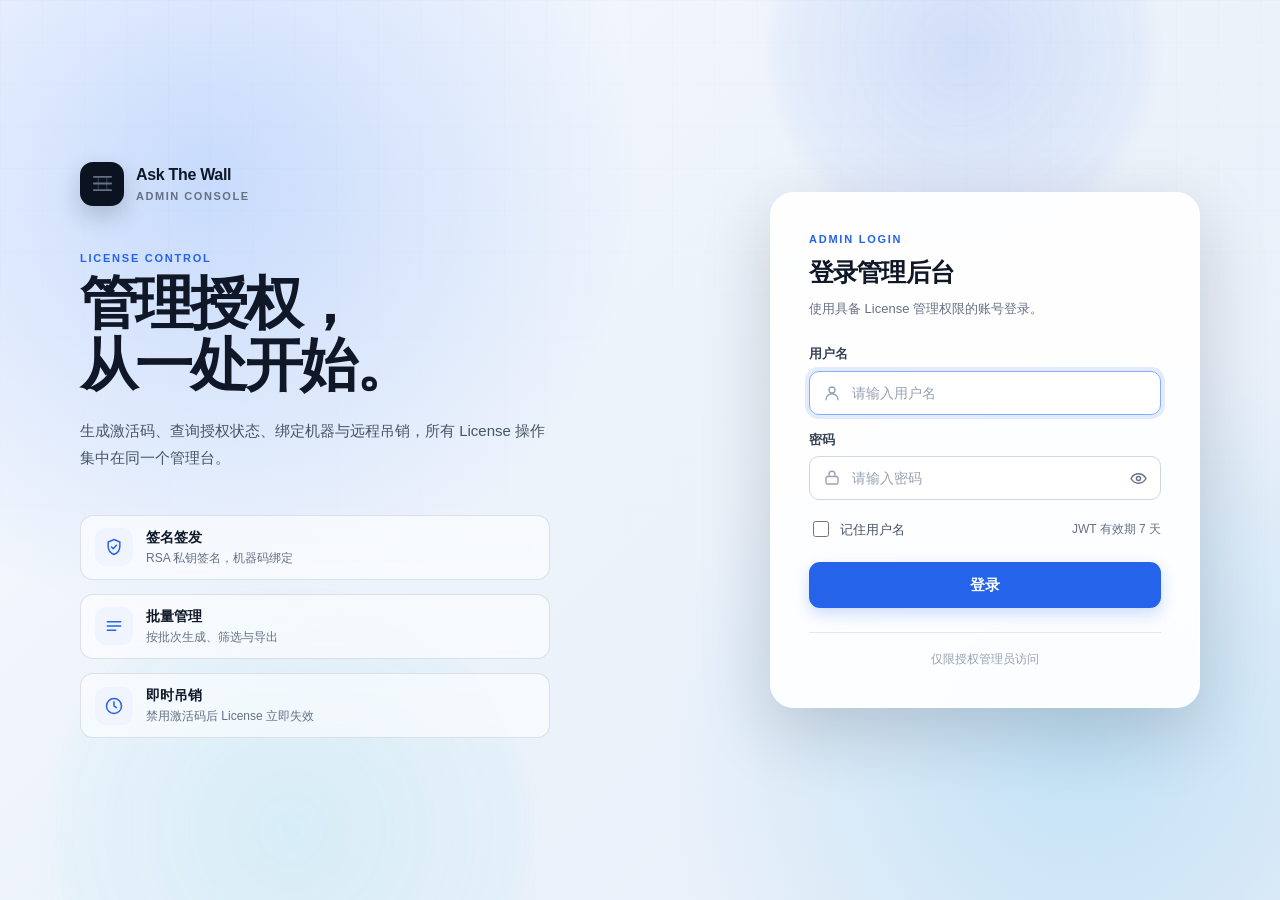
<file: src/main/resources/static/admin/index.html>
<!DOCTYPE html>
<html lang="zh-CN">
<head>
  <meta charset="UTF-8">
  <meta name="viewport" content="width=device-width, initial-scale=1.0">
  <meta name="robots" content="noindex,nofollow">
  <title>License 管理 | Ask The Wall 管理后台</title>
  <link rel="icon" href="./assets/favicon.svg" type="image/svg+xml">
  <link rel="stylesheet" href="./assets/admin.css">
</head>
<body class="admin-body">
  <div class="app-shell">
    <aside id="sidebar" class="sidebar">
      <div class="sidebar-brand">
        <span class="brand-mark" aria-hidden="true">
          <svg viewBox="0 0 32 32" fill="none">
            <path d="M5 7.5h22M5 16h22M5 24.5h22" stroke="currentColor" stroke-width="2.4" stroke-linecap="round"/>
            <path d="M10.5 7.5v17M21.5 7.5v17" stroke="currentColor" stroke-width="1.4" stroke-linecap="round" opacity=".5"/>
          </svg>
        </span>
        <div>
          <strong>Ask The Wall</strong>
          <span>Admin Console</span>
        </div>
      </div>

      <nav class="sidebar-nav" aria-label="管理菜单">
        <p class="sidebar-nav-label">授权</p>
        <a class="nav-item is-active" href="./index.html" aria-current="page" data-any-permission="license:view-code license:create-code">
          <span class="nav-icon" aria-hidden="true">
            <svg viewBox="0 0 24 24" fill="none"><path d="M12 3l7 3v5c0 4.6-3 8.2-7 10-4-1.8-7-5.4-7-10V6l7-3z" stroke="currentColor" stroke-width="1.8"/><path d="M9 12l2 2 4-4" stroke="currentColor" stroke-width="1.8" stroke-linecap="round" stroke-linejoin="round"/></svg>
          </span>
          <span>License 管理</span>
        </a>
        <p class="sidebar-nav-label">系统管理</p>
        <a class="nav-item" href="./organizations.html" data-any-permission="org:view">
          <span class="nav-icon" aria-hidden="true">
            <svg viewBox="0 0 24 24" fill="none"><path d="M4 20V8l8-5 8 5v12" stroke="currentColor" stroke-width="1.8" stroke-linecap="round" stroke-linejoin="round"/><path d="M9 20v-6h6v6M8 10h.01M12 10h.01M16 10h.01" stroke="currentColor" stroke-width="1.8" stroke-linecap="round"/></svg>
          </span>
          <span>组织管理</span>
        </a>
        <a class="nav-item" href="./permissions.html" data-any-permission="role:view">
          <span class="nav-icon" aria-hidden="true">
            <svg viewBox="0 0 24 24" fill="none"><path d="M14.5 9.5a4.5 4.5 0 11-3.2 7.7L4 21.5 2.5 20 4 18.5 2.5 17 5 14.5l1.5 1.5 3-3a4.5 4.5 0 015-3.5z" stroke="currentColor" stroke-width="1.7" stroke-linejoin="round"/><circle cx="16" cy="8" r="1.2" fill="currentColor"/></svg>
          </span>
          <span>权限管理</span>
        </a>
        <a class="nav-item" href="./roles.html" data-any-permission="role:view">
          <span class="nav-icon" aria-hidden="true">
            <svg viewBox="0 0 24 24" fill="none"><path d="M12 3l2.4 4.9 5.4.8-3.9 3.8.9 5.4-4.8-2.5-4.8 2.5.9-5.4-3.9-3.8 5.4-.8L12 3z" stroke="currentColor" stroke-width="1.7" stroke-linejoin="round"/></svg>
          </span>
          <span>角色管理</span>
        </a>
        <a class="nav-item" href="./users.html" data-any-permission="user:view">
          <span class="nav-icon" aria-hidden="true">
            <svg viewBox="0 0 24 24" fill="none"><circle cx="12" cy="8" r="3.5" stroke="currentColor" stroke-width="1.8"/><path d="M5 20c.7-3.4 3.2-5.5 7-5.5s6.3 2.1 7 5.5" stroke="currentColor" stroke-width="1.8" stroke-linecap="round"/></svg>
          </span>
          <span>用户管理</span>
        </a>
        <p class="sidebar-nav-label">模型管理</p>
        <a class="nav-item" href="./models.html" data-any-permission="model:view">
          <span class="nav-icon" aria-hidden="true">
            <svg viewBox="0 0 24 24" fill="none"><rect x="4" y="4" width="16" height="16" rx="3" stroke="currentColor" stroke-width="1.8"/><path d="M8 9h8M8 12h5M8 15h6" stroke="currentColor" stroke-width="1.8" stroke-linecap="round"/></svg>
          </span>
          <span>模型配置</span>
        </a>
      </nav>

      <div class="sidebar-note">
        <span class="note-dot" aria-hidden="true"></span>
        <strong>厂商签发端</strong>
        <p>激活码在此生成，私钥只保存在服务端。</p>
      </div>

      <div class="sidebar-user">
        <span id="userAvatar" class="avatar">A</span>
        <span class="sidebar-user-meta">
          <strong id="sidebarUserName">-</strong>
          <small id="sidebarUserOrg">-</small>
        </span>
        <button id="logoutSideBtn" class="icon-btn sidebar-logout" type="button" aria-label="退出登录" title="退出登录">
          <svg viewBox="0 0 24 24" fill="none"><path d="M9 5H5.5A1.5 1.5 0 004 6.5v11A1.5 1.5 0 005.5 19H9" stroke="currentColor" stroke-width="1.8" stroke-linecap="round"/><path d="M14 8l4 4-4 4M18 12H9" stroke="currentColor" stroke-width="1.8" stroke-linecap="round" stroke-linejoin="round"/></svg>
        </button>
      </div>
    </aside>
    <button id="sidebarScrim" class="sidebar-scrim" type="button" aria-label="关闭菜单" hidden></button>

    <div class="main-wrap">
      <header class="topbar">
        <button id="menuBtn" class="icon-btn menu-btn" type="button" aria-label="打开菜单">
          <svg viewBox="0 0 24 24" fill="none"><path d="M4 7h16M4 12h16M4 17h16" stroke="currentColor" stroke-width="1.8" stroke-linecap="round"/></svg>
        </button>
        <div class="topbar-title">
          <p class="eyebrow">LICENSE CONSOLE</p>
          <h1>License 管理</h1>
        </div>
        <div class="topbar-actions">
          <span class="user-chip">
            <span class="avatar avatar-sm" id="topbarAvatar">A</span>
            <span class="user-chip-text">
              <strong id="topbarUserName">-</strong>
              <small id="topbarUserOrg">-</small>
            </span>
          </span>
          <button id="logoutBtn" class="btn btn-ghost btn-sm" type="button">退出登录</button>
        </div>
      </header>

      <main class="content">
        <div id="noPermission" class="empty-state panel" hidden>
          <span class="empty-icon" aria-hidden="true">
            <svg viewBox="0 0 24 24" fill="none"><rect x="5" y="10" width="14" height="10" rx="2" stroke="currentColor" stroke-width="1.8"/><path d="M8 10V7a4 4 0 018 0v3" stroke="currentColor" stroke-width="1.8" stroke-linecap="round"/></svg>
          </span>
          <h2>没有 License 管理权限</h2>
          <p>当前账号缺少 <code>license:view-code</code> 或 <code>license:create-code</code> 权限，请联系超级管理员分配角色。</p>
          <button id="noPermissionLogout" class="btn btn-ghost" type="button">切换账号</button>
        </div>

        <div id="noViewNotice" class="empty-state panel" hidden>
          <span class="empty-icon" aria-hidden="true">
            <svg viewBox="0 0 24 24" fill="none"><path d="M2.5 12s3.5-6 9.5-6 9.5 6 9.5 6-3.5 6-9.5 6-9.5-6-9.5-6z" stroke="currentColor" stroke-width="1.8"/><circle cx="12" cy="12" r="2.6" stroke="currentColor" stroke-width="1.8"/></svg>
          </span>
          <h2>当前账号只能生成激活码</h2>
          <p>这个账号没有 <code>license:view-code</code> 权限，无法查询激活码列表，但可以继续生成新的激活码。</p>
          <button id="noViewGenerateBtn" class="btn btn-primary" type="button">生成激活码</button>
        </div>

        <div id="pageBody">
          <section id="statsGrid" class="stats-grid" aria-label="License 概览">
            <button class="stat-card" type="button" data-status="">
              <span class="stat-top">
                <span class="stat-label">全部激活码</span>
                <span class="stat-icon stat-icon-blue" aria-hidden="true">
                  <svg viewBox="0 0 24 24" fill="none"><path d="M4 7h16M4 12h16M4 17h16" stroke="currentColor" stroke-width="1.8" stroke-linecap="round"/></svg>
                </span>
              </span>
              <strong id="statAll">&mdash;</strong>
              <span class="stat-hint">点击查看全部</span>
            </button>
            <button class="stat-card" type="button" data-status="0">
              <span class="stat-top">
                <span class="stat-label">未使用</span>
                <span class="stat-icon stat-icon-amber" aria-hidden="true">
                  <svg viewBox="0 0 24 24" fill="none"><circle cx="12" cy="12" r="8" stroke="currentColor" stroke-width="1.8"/><path d="M12 8v5" stroke="currentColor" stroke-width="1.8" stroke-linecap="round"/><circle cx="12" cy="16.2" r=".8" fill="currentColor"/></svg>
                </span>
              </span>
              <strong id="statUnused">&mdash;</strong>
              <span class="stat-hint">等待客户激活</span>
            </button>
            <button class="stat-card" type="button" data-status="1">
              <span class="stat-top">
                <span class="stat-label">已激活</span>
                <span class="stat-icon stat-icon-green" aria-hidden="true">
                  <svg viewBox="0 0 24 24" fill="none"><circle cx="12" cy="12" r="8" stroke="currentColor" stroke-width="1.8"/><path d="M8.5 12.2l2.3 2.3 4.7-5" stroke="currentColor" stroke-width="1.8" stroke-linecap="round" stroke-linejoin="round"/></svg>
                </span>
              </span>
              <strong id="statActivated">&mdash;</strong>
              <span class="stat-hint">已绑定机器</span>
            </button>
            <button class="stat-card" type="button" data-status="2">
              <span class="stat-top">
                <span class="stat-label">已禁用</span>
                <span class="stat-icon stat-icon-red" aria-hidden="true">
                  <svg viewBox="0 0 24 24" fill="none"><circle cx="12" cy="12" r="8" stroke="currentColor" stroke-width="1.8"/><path d="M8.5 8.5l7 7M15.5 8.5l-7 7" stroke="currentColor" stroke-width="1.8" stroke-linecap="round"/></svg>
                </span>
              </span>
              <strong id="statDisabled">&mdash;</strong>
              <span class="stat-hint">License 已吊销</span>
            </button>
          </section>

          <section id="listPanel" class="panel">
            <div class="panel-head">
              <div>
                <h2>激活码列表</h2>
                <p id="listSummary" class="muted">加载中...</p>
              </div>
              <div class="panel-actions">
                <button id="refreshBtn" class="btn btn-ghost btn-sm" type="button">
                  <svg class="btn-icon" viewBox="0 0 24 24" fill="none" aria-hidden="true"><path d="M20 11a8 8 0 10-2.3 5.7" stroke="currentColor" stroke-width="1.8" stroke-linecap="round"/><path d="M20 5v6h-6" stroke="currentColor" stroke-width="1.8" stroke-linecap="round" stroke-linejoin="round"/></svg>
                  刷新
                </button>
                <button id="openGenerateBtn" class="btn btn-primary" type="button">
                  <svg class="btn-icon" viewBox="0 0 24 24" fill="none" aria-hidden="true"><path d="M12 5v14M5 12h14" stroke="currentColor" stroke-width="1.8" stroke-linecap="round"/></svg>
                  生成激活码
                </button>
              </div>
            </div>

            <form id="filterForm" class="filters">
              <label class="field compact">
                <span class="field-label">关键字</span>
                <input id="keyword" name="keyword" type="search" placeholder="激活码 / 被授权方 / 机器码 / License ID">
              </label>
              <label class="field compact">
                <span class="field-label">状态</span>
                <select id="status" name="status">
                  <option value="">全部状态</option>
                  <option value="0">未使用</option>
                  <option value="1">已激活</option>
                  <option value="2">已禁用</option>
                </select>
              </label>
              <label class="field compact">
                <span class="field-label">批次</span>
                <input id="batch" name="batch" type="text" placeholder="批次精确匹配">
              </label>
              <div class="filter-actions">
                <button class="btn btn-primary btn-sm" type="submit">查询</button>
                <button id="resetFilterBtn" class="btn btn-ghost btn-sm" type="button">重置</button>
              </div>
            </form>

            <div class="table-wrap">
              <table class="data-table">
                <thead>
                  <tr>
                    <th>激活码</th>
                    <th>状态</th>
                    <th>批次</th>
                    <th>被授权方</th>
                    <th>版本</th>
                    <th>有效期</th>
                    <th>绑定机器</th>
                    <th>生成时间</th>
                    <th class="th-actions">操作</th>
                  </tr>
                </thead>
                <tbody id="codeTableBody"></tbody>
              </table>
            </div>

            <div class="table-footer">
              <div id="pageInfo" class="muted">&mdash;</div>
              <div class="pager">
                <select id="pageSize" class="select-compact" aria-label="每页数量">
                  <option value="10">10 条 / 页</option>
                  <option value="20">20 条 / 页</option>
                  <option value="50">50 条 / 页</option>
                </select>
                <button id="firstPageBtn" class="btn btn-ghost btn-sm pager-btn" type="button">首页</button>
                <button id="prevPageBtn" class="btn btn-ghost btn-sm pager-btn" type="button">上一页</button>
                <span id="pageNumber" class="page-number">0 / 0</span>
                <button id="nextPageBtn" class="btn btn-ghost btn-sm pager-btn" type="button">下一页</button>
                <button id="lastPageBtn" class="btn btn-ghost btn-sm pager-btn" type="button">末页</button>
              </div>
            </div>
          </section>
        </div>
      </main>
    </div>
  </div>

  <div id="generateModal" class="modal" hidden>
    <div class="modal-card modal-card-wide" role="dialog" aria-modal="true" aria-labelledby="generateTitle">
      <div class="modal-head">
        <div>
          <p class="eyebrow">GENERATE</p>
          <h2 id="generateTitle">生成激活码</h2>
          <p class="muted">一次最多生成 500 个，生成后可批量复制或下载。</p>
        </div>
        <button class="icon-btn modal-close" type="button" data-close="generateModal" aria-label="关闭">
          <svg viewBox="0 0 24 24" fill="none"><path d="M6 6l12 12M18 6L6 18" stroke="currentColor" stroke-width="1.9" stroke-linecap="round"/></svg>
        </button>
      </div>

      <form id="generateForm" novalidate>
        <div class="form-grid">
          <label class="field">
            <span class="field-label">生成数量 <em>*</em></span>
            <input id="genCount" type="number" min="1" max="500" step="1" value="1" required>
            <span class="field-hint">1 到 500 个</span>
          </label>
          <label class="field">
            <span class="field-label">批次</span>
            <input id="genBatch" type="text" maxlength="64" placeholder="例如 2026Q1">
            <span class="field-hint">便于后续按批次筛选</span>
          </label>
          <label class="field">
            <span class="field-label">被授权方</span>
            <input id="genLicensee" type="text" maxlength="100" placeholder="例如 XX 公司">
          </label>
          <label class="field">
            <span class="field-label">版本 / 授权类型</span>
            <input id="genEdition" type="text" maxlength="50" value="standard" list="editionOptions">
            <datalist id="editionOptions">
              <option value="standard"></option>
              <option value="professional"></option>
              <option value="enterprise"></option>
            </datalist>
          </label>
          <label class="field">
            <span class="field-label">License 有效天数</span>
            <input id="genValidDays" type="number" min="0" step="1" placeholder="留空或 0 表示永久">
          </label>
          <label class="field">
            <span class="field-label">激活码截止天数</span>
            <input id="genDeadlineDays" type="number" min="0" step="1" placeholder="留空或 0 表示不限">
            <span class="field-hint">自生成之日起计算</span>
          </label>
          <label class="field field-full">
            <span class="field-label">备注</span>
            <textarea id="genRemark" rows="3" maxlength="255" placeholder="可选，最多 255 个字符"></textarea>
          </label>
        </div>

        <div class="modal-foot">
          <button class="btn btn-ghost" type="button" data-close="generateModal">取消</button>
          <button id="generateBtn" class="btn btn-primary" type="submit">生成激活码</button>
        </div>
      </form>
    </div>
  </div>

  <div id="resultModal" class="modal" hidden>
    <div class="modal-card" role="dialog" aria-modal="true" aria-labelledby="resultTitle">
      <div class="modal-head">
        <div>
          <p class="eyebrow">CREATED</p>
          <h2 id="resultTitle">生成成功</h2>
          <p id="resultSummary" class="muted"></p>
        </div>
        <button class="icon-btn modal-close" type="button" data-close="resultModal" aria-label="关闭">
          <svg viewBox="0 0 24 24" fill="none"><path d="M6 6l12 12M18 6L6 18" stroke="currentColor" stroke-width="1.9" stroke-linecap="round"/></svg>
        </button>
      </div>
      <textarea id="generatedCodes" class="code-output" readonly spellcheck="false"></textarea>
      <div class="modal-foot">
        <button id="downloadCodesBtn" class="btn btn-ghost" type="button">下载 .txt</button>
        <button id="copyCodesBtn" class="btn btn-ghost" type="button">复制全部</button>
        <button class="btn btn-primary" type="button" data-close="resultModal">完成</button>
      </div>
    </div>
  </div>

  <div id="detailModal" class="modal" hidden>
    <div class="modal-card modal-card-wide" role="dialog" aria-modal="true" aria-labelledby="detailTitle">
      <div class="modal-head">
        <div>
          <p class="eyebrow">DETAIL</p>
          <h2 id="detailTitle">激活码详情</h2>
          <p class="muted">License 原文仅在已激活的记录中显示。</p>
        </div>
        <button class="icon-btn modal-close" type="button" data-close="detailModal" aria-label="关闭">
          <svg viewBox="0 0 24 24" fill="none"><path d="M6 6l12 12M18 6L6 18" stroke="currentColor" stroke-width="1.9" stroke-linecap="round"/></svg>
        </button>
      </div>
      <div id="detailBody" class="detail-grid"></div>
      <div class="modal-foot">
        <button id="detailToggleBtn" class="btn btn-danger-ghost" type="button" hidden>禁用激活码</button>
        <span class="modal-foot-spacer"></span>
        <button class="btn btn-ghost" type="button" data-close="detailModal">关闭</button>
      </div>
    </div>
  </div>

  <div id="toastRoot" class="toast-root" aria-live="polite"></div>

  <script src="./assets/common.js"></script>
  <script src="./assets/app.js"></script>
</body>
</html>
</file>
<file: src/main/resources/static/admin/assets/admin.css>
:root {
  --bg: #f3f6fb;
  --panel: #ffffff;
  --ink: #101828;
  --muted: #667085;
  --muted-light: #98a2b3;
  --line: #e4e7ec;
  --line-strong: #d0d5dd;
  --brand: #2563eb;
  --brand-dark: #1d4ed8;
  --brand-soft: #eff4ff;
  --green: #079455;
  --green-soft: #ecfdf3;
  --amber: #b54708;
  --amber-soft: #fffaeb;
  --red: #d92d20;
  --red-soft: #fef3f2;
  --nav: #0b1220;
  --nav-soft: #111c2f;
  --shadow-sm: 0 1px 2px rgba(16, 24, 40, .05);
  --shadow-md: 0 12px 32px rgba(16, 24, 40, .08);
  --shadow-lg: 0 24px 70px rgba(16, 24, 40, .18);
  --radius: 16px;
  --font: "Segoe UI", "PingFang SC", "Hiragino Sans GB", "Microsoft YaHei", Arial, sans-serif;
  --mono: "Cascadia Code", "JetBrains Mono", Consolas, "Courier New", monospace;
}

* {
  box-sizing: border-box;
}

html,
body {
  min-height: 100%;
}

body {
  margin: 0;
  color: var(--ink);
  background: var(--bg);
  font-family: var(--font);
  font-size: 14px;
  line-height: 1.5;
  -webkit-font-smoothing: antialiased;
}

button,
input,
select,
textarea {
  font: inherit;
}

button {
  cursor: pointer;
}

a {
  color: inherit;
  text-decoration: none;
}

svg {
  display: block;
}

[hidden] {
  display: none !important;
}

.eyebrow {
  margin: 0 0 6px;
  color: var(--brand);
  font-size: 11px;
  font-weight: 800;
  letter-spacing: .16em;
}

.muted {
  color: var(--muted);
}

.mono {
  font-family: var(--mono);
}

.break-all {
  word-break: break-all;
}

.avatar {
  display: inline-flex;
  align-items: center;
  justify-content: center;
  width: 38px;
  height: 38px;
  flex: 0 0 38px;
  border-radius: 12px;
  background: linear-gradient(135deg, #3b82f6, #1d4ed8);
  color: #fff;
  font-weight: 800;
  font-size: 15px;
  box-shadow: inset 0 0 0 1px rgba(255, 255, 255, .18);
}

.avatar-sm {
  width: 32px;
  height: 32px;
  flex-basis: 32px;
  border-radius: 10px;
  font-size: 13px;
}

.spinner {
  width: 16px;
  height: 16px;
  border: 2px solid var(--line-strong);
  border-top-color: var(--brand);
  border-radius: 50%;
  animation: spin .8s linear infinite;
}

.spinner-light {
  border-color: rgba(255, 255, 255, .35);
  border-top-color: #fff;
}

@keyframes spin {
  to {
    transform: rotate(360deg);
  }
}

.btn {
  display: inline-flex;
  align-items: center;
  justify-content: center;
  gap: 7px;
  height: 40px;
  padding: 0 16px;
  border: 1px solid transparent;
  border-radius: 10px;
  font-weight: 650;
  font-size: 13.5px;
  white-space: nowrap;
  transition: background .18s ease, border-color .18s ease, color .18s ease, box-shadow .18s ease, transform .18s ease;
}

.btn:active {
  transform: translateY(1px);
}

.btn:disabled {
  cursor: not-allowed;
  opacity: .55;
  transform: none;
}

.btn-primary {
  background: var(--brand);
  color: #fff;
  box-shadow: 0 6px 16px rgba(37, 99, 235, .22);
}

.btn-primary:hover:not(:disabled) {
  background: var(--brand-dark);
}

.btn-ghost {
  background: #fff;
  border-color: var(--line-strong);
  color: #344054;
}

.btn-ghost:hover:not(:disabled) {
  background: #f9fafb;
  border-color: #b8c0cc;
}

.btn-danger-ghost {
  background: #fff;
  border-color: #fecdca;
  color: var(--red);
}

.btn-danger-ghost:hover:not(:disabled) {
  background: var(--red-soft);
}

.btn-sm {
  height: 34px;
  padding: 0 12px;
  border-radius: 8px;
  font-size: 12.5px;
}

.btn-block {
  width: 100%;
  height: 46px;
  border-radius: 11px;
  font-size: 14.5px;
}

.btn-icon {
  width: 16px;
  height: 16px;
}

.btn.is-loading {
  pointer-events: none;
}

.icon-btn {
  display: inline-flex;
  align-items: center;
  justify-content: center;
  width: 38px;
  height: 38px;
  padding: 0;
  border: 0;
  border-radius: 10px;
  background: transparent;
  color: var(--muted);
  transition: background .18s ease, color .18s ease;
}

.icon-btn:hover {
  background: #f2f4f7;
  color: var(--ink);
}

.icon-btn svg {
  width: 19px;
  height: 19px;
}

.field {
  display: grid;
  gap: 7px;
  min-width: 0;
}

.field-label {
  color: #344054;
  font-size: 12.5px;
  font-weight: 650;
}

.field-label em {
  color: var(--red);
  font-style: normal;
}

.field-hint {
  color: var(--muted-light);
  font-size: 11.5px;
  line-height: 1.4;
}

.field-full {
  grid-column: 1 / -1;
}

.input-wrap {
  position: relative;
  display: block;
}

.input-icon {
  position: absolute;
  left: 14px;
  top: 50%;
  display: inline-flex;
  color: var(--muted-light);
  transform: translateY(-50%);
  pointer-events: none;
}

.input-icon svg {
  width: 18px;
  height: 18px;
}

input,
select,
textarea {
  width: 100%;
  border: 1px solid var(--line-strong);
  border-radius: 10px;
  background: #fff;
  color: var(--ink);
  outline: none;
  transition: border-color .18s ease, box-shadow .18s ease, background .18s ease;
}

input,
select {
  height: 44px;
  padding: 0 13px;
}

.input-wrap input {
  padding-left: 42px;
  padding-right: 44px;
}

textarea {
  min-height: 90px;
  padding: 11px 13px;
  resize: vertical;
  line-height: 1.55;
}

input::placeholder,
textarea::placeholder {
  color: var(--muted-light);
}

input:focus,
select:focus,
textarea:focus {
  border-color: #84adff;
  box-shadow: 0 0 0 4px rgba(37, 99, 235, .12);
}

input:disabled,
select:disabled,
textarea:disabled {
  background: #f9fafb;
  color: var(--muted);
}

.field.compact {
  gap: 6px;
}

.field.compact input,
.field.compact select {
  height: 38px;
  font-size: 13px;
}

.checkbox {
  display: inline-flex;
  align-items: center;
  gap: 8px;
  color: #475467;
  font-size: 13px;
  cursor: pointer;
  user-select: none;
}

.checkbox input {
  width: 16px;
  height: 16px;
  accent-color: var(--brand);
}

.password-toggle {
  position: absolute;
  right: 4px;
  top: 3px;
  width: 38px;
  height: 38px;
}

.password-toggle .eye-off {
  display: none;
}

.password-toggle.is-visible .eye-open {
  display: none;
}

.password-toggle.is-visible .eye-off {
  display: block;
}

.alert {
  margin-bottom: 18px;
  padding: 11px 13px;
  border: 1px solid transparent;
  border-radius: 10px;
  font-size: 13px;
  line-height: 1.5;
}

.alert-error {
  background: var(--red-soft);
  border-color: #fecdca;
  color: #b42318;
}

.alert-warning {
  background: var(--amber-soft);
  border-color: #fedf89;
  color: #93370d;
}

.auth-body {
  display: grid;
  place-items: center;
  min-height: 100vh;
  overflow-x: hidden;
  background: #eef3fb;
}

.auth-backdrop {
  position: fixed;
  inset: 0;
  overflow: hidden;
  background:
    radial-gradient(circle at 16% 20%, rgba(59, 130, 246, .24), transparent 34%),
    radial-gradient(circle at 84% 82%, rgba(14, 165, 233, .18), transparent 32%),
    linear-gradient(135deg, #f7f9ff 0%, #edf3fb 48%, #e8eef8 100%);
}

.auth-orb {
  position: absolute;
  border-radius: 50%;
  filter: blur(8px);
  opacity: .6;
}

.auth-orb-a {
  top: -140px;
  right: 10%;
  width: 380px;
  height: 380px;
  background: radial-gradient(circle, rgba(37, 99, 235, .24), rgba(37, 99, 235, 0));
}

.auth-orb-b {
  bottom: -170px;
  left: 4%;
  width: 480px;
  height: 480px;
  background: radial-gradient(circle, rgba(6, 182, 212, .16), rgba(6, 182, 212, 0));
}

.auth-grid {
  position: absolute;
  inset: 0;
  opacity: .35;
  background-image:
    linear-gradient(rgba(15, 23, 42, .035) 1px, transparent 1px),
    linear-gradient(90deg, rgba(15, 23, 42, .035) 1px, transparent 1px);
  background-size: 42px 42px;
  mask-image: linear-gradient(to bottom, black, transparent 82%);
}

.auth-shell {
  position: relative;
  z-index: 1;
  display: grid;
  grid-template-columns: minmax(0, 1fr) 430px;
  gap: 56px;
  align-items: center;
  width: min(1120px, calc(100% - 64px));
  margin: 32px 0;
}

.auth-intro {
  display: flex;
  flex-direction: column;
  gap: 44px;
  padding: 20px 0;
}

.brand-lockup {
  display: flex;
  align-items: center;
  gap: 12px;
}

.brand-lockup > div {
  display: grid;
  gap: 1px;
}

.brand-lockup strong {
  font-size: 16px;
  letter-spacing: -.02em;
}

.brand-lockup span {
  color: var(--muted);
  font-size: 11px;
  font-weight: 700;
  letter-spacing: .14em;
  text-transform: uppercase;
}

.brand-mark {
  display: inline-flex;
  align-items: center;
  justify-content: center;
  width: 44px;
  height: 44px;
  flex: 0 0 44px;
  border-radius: 13px;
  background: var(--nav);
  color: #fff;
  box-shadow: 0 10px 24px rgba(15, 23, 42, .2);
}

.brand-mark svg {
  width: 25px;
  height: 25px;
}

.auth-copy {
  max-width: 560px;
}

.auth-copy h1 {
  margin: 0 0 20px;
  font-size: clamp(38px, 4.5vw, 58px);
  line-height: 1.08;
  letter-spacing: -.05em;
  font-weight: 800;
}

.auth-copy > p:last-child {
  max-width: 470px;
  margin: 0;
  color: #475467;
  font-size: 15px;
  line-height: 1.8;
}

.auth-points {
  display: grid;
  gap: 14px;
  max-width: 470px;
  margin: 0;
  padding: 0;
  list-style: none;
}

.auth-points li {
  display: flex;
  align-items: center;
  gap: 13px;
  padding: 12px 14px;
  border: 1px solid rgba(208, 213, 221, .7);
  border-radius: 13px;
  background: rgba(255, 255, 255, .58);
  backdrop-filter: blur(10px);
}

.auth-points li > span:last-child {
  display: grid;
  gap: 1px;
}

.auth-points strong {
  font-size: 13.5px;
}

.auth-points small {
  color: var(--muted);
  font-size: 12px;
}

.point-icon {
  display: inline-flex;
  align-items: center;
  justify-content: center;
  width: 38px;
  height: 38px;
  flex: 0 0 38px;
  border-radius: 11px;
  background: var(--brand-soft);
  color: var(--brand);
}

.point-icon svg {
  width: 20px;
  height: 20px;
}

.auth-card {
  padding: 38px;
  border: 1px solid rgba(255, 255, 255, .7);
  border-radius: 24px;
  background: rgba(255, 255, 255, .92);
  box-shadow: var(--shadow-lg);
  backdrop-filter: blur(18px);
}

.auth-card-head {
  margin-bottom: 26px;
}

.auth-card-head h2 {
  margin: 0 0 8px;
  font-size: 25px;
  letter-spacing: -.035em;
}

.auth-card-head p:last-child {
  margin: 0;
  color: var(--muted);
  font-size: 13px;
}

.auth-card .field + .field {
  margin-top: 16px;
}

.auth-options {
  display: flex;
  align-items: center;
  justify-content: space-between;
  gap: 12px;
  margin: 18px 0 22px;
}

.auth-options .muted {
  font-size: 12px;
}

.auth-foot {
  margin: 24px 0 0;
  padding-top: 18px;
  border-top: 1px solid var(--line);
  color: var(--muted-light);
  font-size: 11.5px;
  text-align: center;
}

.auth-loading {
  position: fixed;
  inset: 0;
  z-index: 20;
  display: flex;
  align-items: center;
  justify-content: center;
  gap: 12px;
  background: rgba(15, 23, 42, .5);
  color: #fff;
  font-size: 13px;
  font-weight: 600;
  backdrop-filter: blur(3px);
}

.admin-body {
  min-height: 100vh;
  background:
    radial-gradient(circle at 80% -20%, rgba(37, 99, 235, .08), transparent 28%),
    var(--bg);
}

.app-shell {
  display: flex;
  min-height: 100vh;
}

.sidebar {
  position: sticky;
  top: 0;
  display: flex;
  flex-direction: column;
  width: 248px;
  height: 100vh;
  flex: 0 0 248px;
  padding: 22px 16px 16px;
  background:
    radial-gradient(circle at 20% 0%, rgba(37, 99, 235, .24), transparent 36%),
    linear-gradient(180deg, var(--nav) 0%, #0d1728 100%);
  color: #e6edf8;
  overflow-y: auto;
}

.sidebar-brand {
  display: flex;
  align-items: center;
  gap: 11px;
  padding: 4px 8px 24px;
}

.sidebar-brand .brand-mark {
  width: 38px;
  height: 38px;
  flex-basis: 38px;
  border-radius: 11px;
  background: rgba(255, 255, 255, .1);
  box-shadow: inset 0 0 0 1px rgba(255, 255, 255, .12);
}

.sidebar-brand .brand-mark svg {
  width: 22px;
  height: 22px;
}

.sidebar-brand > div {
  display: grid;
  gap: 0;
}

.sidebar-brand strong {
  font-size: 14px;
  letter-spacing: -.01em;
}

.sidebar-brand span {
  color: #8ea0ba;
  font-size: 9.5px;
  font-weight: 800;
  letter-spacing: .15em;
}

.sidebar-nav {
  display: grid;
  gap: 5px;
  padding-top: 10px;
  border-top: 1px solid rgba(255, 255, 255, .08);
}

.nav-item {
  display: flex;
  align-items: center;
  gap: 10px;
  padding: 10px 11px;
  border-radius: 9px;
  color: #aab8cc;
  font-size: 13.5px;
  font-weight: 600;
  transition: background .18s ease, color .18s ease;
}

.nav-item:hover {
  background: rgba(255, 255, 255, .06);
  color: #fff;
}

.nav-item.is-active {
  background: linear-gradient(90deg, rgba(37, 99, 235, .3), rgba(37, 99, 235, .12));
  color: #fff;
  box-shadow: inset 0 0 0 1px rgba(96, 165, 250, .22);
}

.nav-icon {
  display: inline-flex;
  color: #7fa9ff;
}

.nav-icon svg {
  width: 18px;
  height: 18px;
}

.sidebar-note {
  margin: auto 4px 18px;
  padding: 14px;
  border: 1px solid rgba(255, 255, 255, .08);
  border-radius: 12px;
  background: rgba(255, 255, 255, .035);
}

.sidebar-note strong {
  display: block;
  margin-bottom: 5px;
  font-size: 12px;
}

.sidebar-note p {
  margin: 0;
  color: #8ea0ba;
  font-size: 11.5px;
  line-height: 1.55;
}

.note-dot {
  display: inline-block;
  width: 6px;
  height: 6px;
  margin-right: 5px;
  border-radius: 50%;
  background: #22c55e;
  box-shadow: 0 0 0 3px rgba(34, 197, 94, .14);
  vertical-align: 1px;
}

.sidebar-user {
  display: flex;
  align-items: center;
  gap: 10px;
  padding: 11px 9px 2px;
  border-top: 1px solid rgba(255, 255, 255, .08);
}

.sidebar-user-meta {
  display: grid;
  min-width: 0;
  flex: 1;
  gap: 1px;
}

.sidebar-user-meta strong {
  overflow: hidden;
  font-size: 12.5px;
  text-overflow: ellipsis;
  white-space: nowrap;
}

.sidebar-user-meta small {
  overflow: hidden;
  color: #8ea0ba;
  font-size: 10.5px;
  text-overflow: ellipsis;
  white-space: nowrap;
}

.sidebar-logout {
  color: #8ea0ba;
}

.sidebar-logout:hover {
  background: rgba(255, 255, 255, .08);
  color: #fff;
}

.main-wrap {
  display: flex;
  flex-direction: column;
  min-width: 0;
  flex: 1;
}

.topbar {
  position: sticky;
  top: 0;
  z-index: 20;
  display: flex;
  align-items: center;
  gap: 16px;
  height: 76px;
  padding: 0 32px;
  border-bottom: 1px solid rgba(228, 231, 236, .9);
  background: rgba(255, 255, 255, .84);
  backdrop-filter: blur(14px);
}

.topbar-title {
  min-width: 0;
  flex: 1;
}

.topbar-title h1 {
  margin: 0;
  font-size: 22px;
  letter-spacing: -.03em;
}

.topbar-actions {
  display: flex;
  align-items: center;
  gap: 12px;
}

.user-chip {
  display: flex;
  align-items: center;
  gap: 9px;
  padding: 5px 11px 5px 5px;
  border: 1px solid var(--line);
  border-radius: 11px;
  background: #fff;
}

.user-chip-text {
  display: grid;
  gap: 0;
}

.user-chip-text strong {
  max-width: 140px;
  overflow: hidden;
  font-size: 12.5px;
  text-overflow: ellipsis;
  white-space: nowrap;
}

.user-chip-text small {
  max-width: 140px;
  overflow: hidden;
  color: var(--muted);
  font-size: 10.5px;
  text-overflow: ellipsis;
  white-space: nowrap;
}

.menu-btn {
  display: none;
}

.content {
  width: 100%;
  max-width: 1500px;
  margin: 0 auto;
  padding: 28px 32px 52px;
}

.stats-grid {
  display: grid;
  grid-template-columns: repeat(4, minmax(0, 1fr));
  gap: 15px;
  margin-bottom: 20px;
}

.stat-card {
  display: grid;
  gap: 8px;
  padding: 17px 18px 15px;
  border: 1px solid var(--line);
  border-radius: var(--radius);
  background: var(--panel);
  color: var(--ink);
  text-align: left;
  box-shadow: var(--shadow-sm);
  transition: border-color .18s ease, box-shadow .18s ease, transform .18s ease;
}

.stat-card:hover {
  border-color: #b9c7e6;
  box-shadow: var(--shadow-md);
  transform: translateY(-1px);
}

.stat-card.is-active {
  border-color: #84adff;
  box-shadow: 0 0 0 3px rgba(37, 99, 235, .1), var(--shadow-sm);
}

.stat-top {
  display: flex;
  align-items: center;
  justify-content: space-between;
  gap: 10px;
}

.stat-label {
  color: var(--muted);
  font-size: 12.5px;
  font-weight: 650;
}

.stat-card > strong {
  font-size: 30px;
  line-height: 1.1;
  letter-spacing: -.05em;
}

.stat-hint {
  color: var(--muted-light);
  font-size: 11.5px;
}

.stat-icon {
  display: inline-flex;
  align-items: center;
  justify-content: center;
  width: 32px;
  height: 32px;
  border-radius: 9px;
}

.stat-icon svg {
  width: 18px;
  height: 18px;
}

.stat-icon-blue {
  background: var(--brand-soft);
  color: var(--brand);
}

.stat-icon-amber {
  background: var(--amber-soft);
  color: var(--amber);
}

.stat-icon-green {
  background: var(--green-soft);
  color: var(--green);
}

.stat-icon-red {
  background: var(--red-soft);
  color: var(--red);
}

.panel {
  border: 1px solid var(--line);
  border-radius: var(--radius);
  background: var(--panel);
  box-shadow: var(--shadow-sm);
}

.panel-head {
  display: flex;
  align-items: flex-start;
  justify-content: space-between;
  gap: 18px;
  padding: 20px 22px 16px;
}

.panel-head h2 {
  margin: 0 0 3px;
  font-size: 17px;
  letter-spacing: -.02em;
}

.panel-head p {
  margin: 0;
  font-size: 12.5px;
}

.panel-actions {
  display: flex;
  align-items: center;
  gap: 9px;
  flex-wrap: wrap;
  justify-content: flex-end;
}

.filters {
  display: grid;
  grid-template-columns: minmax(220px, 1.45fr) minmax(130px, .65fr) minmax(170px, 1fr) auto;
  gap: 12px;
  align-items: end;
  padding: 0 22px 18px;
  border-bottom: 1px solid var(--line);
}

.filter-actions {
  display: flex;
  gap: 8px;
}

.table-wrap {
  width: 100%;
  overflow-x: auto;
}

.data-table {
  width: 100%;
  border-collapse: collapse;
  font-size: 13px;
}

.data-table th {
  padding: 11px 14px;
  border-bottom: 1px solid var(--line);
  background: #f8fafc;
  color: var(--muted);
  font-size: 11.5px;
  font-weight: 700;
  text-align: left;
  white-space: nowrap;
}

.data-table td {
  padding: 12px 14px;
  border-bottom: 1px solid #eef1f5;
  vertical-align: middle;
}

.data-table tbody tr {
  transition: background .15s ease;
}

.data-table tbody tr:hover {
  background: #fbfcff;
}

.data-table tbody tr:last-child td {
  border-bottom: 0;
}

.th-actions {
  width: 112px;
}

.td-actions {
  white-space: nowrap;
}

.code-cell {
  display: flex;
  align-items: center;
  gap: 7px;
}

.cell-stack {
  display: flex;
  flex-direction: column;
  align-items: flex-start;
  gap: 5px;
}

.code-cell code {
  padding: 4px 7px;
  border-radius: 6px;
  background: #f2f5f9;
  color: #344054;
  font-family: var(--mono);
  font-size: 12px;
  white-space: nowrap;
}

.mini-btn {
  padding: 3px 6px;
  border: 0;
  border-radius: 6px;
  background: transparent;
  color: var(--brand);
  font-size: 12px;
  font-weight: 650;
  white-space: nowrap;
  transition: background .15s ease, color .15s ease;
}

.mini-btn:hover {
  background: var(--brand-soft);
}

.mini-btn.is-danger {
  color: var(--red);
}

.mini-btn.is-danger:hover {
  background: var(--red-soft);
}

.row-actions {
  display: flex;
  align-items: center;
  gap: 3px;
}

.status-badge {
  display: inline-flex;
  align-items: center;
  gap: 5px;
  padding: 3px 8px;
  border-radius: 99px;
  font-size: 11.5px;
  font-weight: 650;
  white-space: nowrap;
}

.status-badge::before {
  width: 5px;
  height: 5px;
  border-radius: 50%;
  background: currentColor;
  content: "";
}

.status-unused {
  background: var(--amber-soft);
  color: var(--amber);
}

.status-activated {
  background: var(--green-soft);
  color: var(--green);
}

.status-disabled {
  background: var(--red-soft);
  color: var(--red);
}

.status-unknown {
  background: #f2f4f7;
  color: var(--muted);
}

.muted-value {
  color: var(--muted);
  font-size: 12px;
}

.table-state {
  height: 220px;
  color: var(--muted);
  font-size: 13px;
  text-align: center;
}

.table-state > * {
  display: block;
  margin: 0 auto 9px;
}

.table-state strong {
  color: var(--ink);
  font-size: 15px;
}

.table-state .btn {
  display: inline-flex;
  margin-top: 4px;
}

.table-empty {
  height: 280px;
}

.table-footer {
  display: flex;
  align-items: center;
  justify-content: space-between;
  gap: 14px;
  padding: 14px 22px;
  border-top: 1px solid var(--line);
}

.table-footer .muted {
  font-size: 12px;
}

.pager {
  display: flex;
  align-items: center;
  gap: 6px;
}

.select-compact {
  width: auto;
  height: 34px;
  padding: 0 10px;
  font-size: 12px;
}

.page-number {
  min-width: 58px;
  color: var(--muted);
  font-size: 12px;
  text-align: center;
}

.pager-btn {
  min-width: 58px;
}

.empty-state {
  display: flex;
  flex-direction: column;
  align-items: center;
  justify-content: center;
  min-height: 420px;
  padding: 40px 24px;
  text-align: center;
}

.empty-state h2 {
  margin: 14px 0 8px;
  font-size: 21px;
  letter-spacing: -.03em;
}

.empty-state p {
  max-width: 560px;
  margin: 0 0 18px;
  color: var(--muted);
  line-height: 1.7;
}

.empty-state code {
  padding: 2px 5px;
  border-radius: 5px;
  background: #f2f4f7;
  font-family: var(--mono);
  font-size: 12px;
}

.empty-icon {
  display: inline-flex;
  align-items: center;
  justify-content: center;
  width: 58px;
  height: 58px;
  border-radius: 17px;
  background: var(--brand-soft);
  color: var(--brand);
}

.empty-icon svg {
  width: 27px;
  height: 27px;
}

.sidebar-scrim {
  position: fixed;
  inset: 0;
  z-index: 45;
  padding: 0;
  border: 0;
  background: rgba(15, 23, 42, .5);
  backdrop-filter: blur(2px);
}

.modal {
  position: fixed;
  inset: 0;
  z-index: 100;
  display: flex;
  align-items: center;
  justify-content: center;
  padding: 22px;
  background: rgba(15, 23, 42, .56);
  opacity: 0;
  overflow-y: auto;
  transition: opacity .18s ease;
}

.modal.is-open {
  opacity: 1;
}

.modal-card {
  width: min(520px, 100%);
  max-height: calc(100vh - 44px);
  padding: 25px;
  border: 1px solid rgba(255, 255, 255, .7);
  border-radius: 20px;
  background: #fff;
  box-shadow: var(--shadow-lg);
  opacity: 0;
  overflow-y: auto;
  transform: translateY(12px) scale(.985);
  transition: opacity .18s ease, transform .18s ease;
}

.modal.is-open .modal-card {
  opacity: 1;
  transform: translateY(0) scale(1);
}

.modal-card-wide {
  width: min(760px, 100%);
}

.modal-head {
  display: flex;
  align-items: flex-start;
  justify-content: space-between;
  gap: 20px;
  margin-bottom: 20px;
}

.modal-head h2 {
  margin: 0 0 3px;
  font-size: 20px;
  letter-spacing: -.03em;
}

.modal-head p {
  margin: 0;
  font-size: 12.5px;
}

.modal-close {
  margin: -4px -6px 0 0;
}

.form-grid {
  display: grid;
  grid-template-columns: 1fr 1fr;
  gap: 15px;
}

.modal-foot {
  display: flex;
  align-items: center;
  justify-content: flex-end;
  gap: 9px;
  margin-top: 22px;
  padding-top: 17px;
  border-top: 1px solid var(--line);
}

.modal-foot-spacer {
  flex: 1;
}

.code-output {
  width: 100%;
  min-height: 240px;
  padding: 15px;
  border: 0;
  border-radius: 12px;
  background: #0b1220;
  color: #dbe7ff;
  font-family: var(--mono);
  font-size: 12.5px;
  line-height: 1.75;
  resize: vertical;
}

.code-output:focus {
  box-shadow: 0 0 0 3px rgba(37, 99, 235, .22);
}

.detail-grid {
  display: grid;
  grid-template-columns: 1fr 1fr;
  gap: 10px;
  max-height: 62vh;
  overflow-y: auto;
  padding-right: 3px;
}

.detail-item {
  display: grid;
  gap: 4px;
  min-width: 0;
  padding: 11px 12px;
  border: 1px solid #edf0f4;
  border-radius: 10px;
  background: #f9fafb;
}

.detail-item-full {
  grid-column: 1 / -1;
}

.detail-label {
  color: var(--muted);
  font-size: 11px;
  font-weight: 700;
  letter-spacing: .04em;
}

.detail-value {
  min-width: 0;
  color: #1d2939;
  font-size: 13px;
  word-break: break-word;
}

.value-with-action {
  display: flex;
  align-items: center;
  gap: 8px;
  flex-wrap: wrap;
}

.license-block {
  display: grid;
  gap: 8px;
}

.license-block .btn {
  justify-self: start;
}

.license-output {
  width: 100%;
  min-height: 104px;
  padding: 11px;
  border: 0;
  background: #0b1220;
  color: #dbe7ff;
  font-family: var(--mono);
  font-size: 11.5px;
  line-height: 1.6;
  resize: vertical;
}

.toast-root {
  position: fixed;
  top: 18px;
  right: 18px;
  z-index: 200;
  display: grid;
  gap: 10px;
  width: min(360px, calc(100% - 36px));
  pointer-events: none;
}

.toast {
  display: flex;
  align-items: flex-start;
  gap: 10px;
  padding: 12px 12px 12px 14px;
  border: 1px solid var(--line);
  border-left: 4px solid var(--brand);
  border-radius: 11px;
  background: #fff;
  box-shadow: var(--shadow-md);
  opacity: 0;
  pointer-events: auto;
  transform: translateX(12px);
  transition: opacity .18s ease, transform .18s ease;
}

.toast.is-visible {
  opacity: 1;
  transform: translateX(0);
}

.toast-success {
  border-left-color: var(--green);
}

.toast-error {
  border-left-color: var(--red);
}

.toast-warning {
  border-left-color: var(--amber);
}

.toast-mark {
  width: 8px;
  height: 8px;
  flex: 0 0 8px;
  margin-top: 6px;
  border-radius: 50%;
  background: var(--brand);
}

.toast-success .toast-mark {
  background: var(--green);
}

.toast-error .toast-mark {
  background: var(--red);
}

.toast-warning .toast-mark {
  background: var(--amber);
}

.toast-text {
  flex: 1;
  color: #344054;
  font-size: 12.5px;
  line-height: 1.55;
}

.toast-close {
  padding: 0 3px;
  border: 0;
  background: transparent;
  color: var(--muted-light);
  font-size: 18px;
  line-height: 1;
}

.toast-close:hover {
  color: var(--ink);
}

body.modal-open {
  overflow: hidden;
}

.sidebar-nav-label {
  margin: 12px 8px 3px;
  color: #6f819c;
  font-size: 9.5px;
  font-weight: 800;
  letter-spacing: .14em;
  text-transform: uppercase;
}

.sidebar-nav-label:first-child {
  margin-top: 2px;
}

.code-pill {
  display: inline-flex;
  align-items: center;
  max-width: 100%;
  padding: 3px 7px;
  border-radius: 6px;
  background: #f2f5f9;
  color: #344054;
  font-family: var(--mono);
  font-size: 11.5px;
  line-height: 1.4;
  word-break: break-all;
}

.code-pill-sm {
  padding: 1px 5px;
  font-size: 10.5px;
}

.count-pill {
  display: inline-flex;
  align-items: center;
  padding: 2px 8px;
  border-radius: 99px;
  background: var(--brand-soft);
  color: var(--brand-dark);
  font-size: 11.5px;
  font-weight: 700;
  white-space: nowrap;
}

.badge-list {
  display: flex;
  align-items: center;
  gap: 4px;
  flex-wrap: wrap;
}

.role-badge {
  display: inline-flex;
  align-items: center;
  padding: 2px 7px;
  border-radius: 99px;
  background: #f2f4f7;
  color: #475467;
  font-size: 11px;
  font-weight: 650;
  white-space: nowrap;
}

.role-badge-system {
  background: var(--amber-soft);
  color: var(--amber);
}

.role-badge-more {
  background: var(--brand-soft);
  color: var(--brand-dark);
}

.self-tag {
  display: inline-flex;
  align-items: center;
  margin-left: 5px;
  padding: 1px 6px;
  border-radius: 99px;
  background: var(--green-soft);
  color: var(--green);
  font-size: 10.5px;
  font-weight: 700;
  vertical-align: 1px;
}

.filters-simple {
  grid-template-columns: minmax(240px, 1.4fr) auto;
}

.filters-three {
  grid-template-columns: minmax(220px, 1.4fr) minmax(130px, .5fr) auto;
}

.form-section {
  margin-top: 20px;
  padding-top: 18px;
  border-top: 1px solid var(--line);
}

.form-section-head {
  margin-bottom: 14px;
}

.form-section-head h3 {
  margin: 0 0 3px;
  font-size: 14px;
}

.form-section-head p {
  margin: 0;
  color: var(--muted);
  font-size: 12px;
}

.check-list {
  display: grid;
  gap: 8px;
  max-height: 56vh;
  overflow-y: auto;
  padding-right: 3px;
}

.check-item {
  display: flex;
  align-items: flex-start;
  gap: 10px;
  padding: 11px 12px;
  border: 1px solid var(--line);
  border-radius: 10px;
  background: #fbfcff;
  cursor: pointer;
  transition: border-color .15s ease, background .15s ease;
}

.check-item:hover {
  border-color: #b7cdfa;
  background: #f8fbff;
}

.check-item input[type="checkbox"] {
  width: 16px;
  height: 16px;
  flex: 0 0 16px;
  margin: 2px 0 0;
  padding: 0;
  accent-color: var(--brand);
}

.check-item-body {
  display: grid;
  gap: 2px;
  min-width: 0;
}

.check-item-title {
  color: #1d2939;
  font-size: 13px;
  font-weight: 650;
}

.check-item-desc {
  color: var(--muted);
  font-size: 11.5px;
  line-height: 1.45;
}

.loading-line {
  display: flex;
  align-items: center;
  gap: 9px;
  padding: 22px 8px;
  color: var(--muted);
  font-size: 13px;
}

.empty-inline {
  padding: 26px 12px;
  border: 1px dashed var(--line-strong);
  border-radius: 10px;
  color: var(--muted);
  font-size: 13px;
  text-align: center;
}

.permission-toolbar {
  display: flex;
  align-items: flex-end;
  justify-content: space-between;
  gap: 12px;
  margin-bottom: 14px;
}

.permission-search {
  width: min(360px, 100%);
}

.permission-toolbar-actions {
  display: flex;
  gap: 7px;
}

.permission-groups {
  display: grid;
  gap: 13px;
  max-height: 48vh;
  overflow-y: auto;
  padding-right: 3px;
}

.permission-group {
  border: 1px solid var(--line);
  border-radius: 12px;
  background: #fff;
  overflow: hidden;
}

.permission-group-head {
  display: flex;
  align-items: center;
  justify-content: space-between;
  gap: 12px;
  padding: 10px 13px;
  border-bottom: 1px solid var(--line);
  background: #f8fafc;
}

.permission-group-head h3 {
  margin: 0;
  font-size: 12.5px;
  letter-spacing: .01em;
}

.permission-group-head span {
  color: var(--muted);
  font-size: 11px;
}

.permission-options {
  display: grid;
  grid-template-columns: 1fr 1fr;
  gap: 7px;
  padding: 10px;
}

.permission-item {
  padding: 9px 10px;
  background: #fff;
}

.confirm-card {
  width: min(430px, 100%);
}

.confirm-message {
  margin: 0 0 6px;
  color: var(--muted);
  font-size: 13px;
  line-height: 1.65;
}

.text-danger {
  color: var(--red) !important;
}

.btn-danger {
  border-color: var(--red);
  background: var(--red);
  color: #fff;
}

.btn-danger:hover:not(:disabled) {
  border-color: #b42318;
  background: #b42318;
}

.mini-btn:disabled {
  color: var(--muted-light);
  cursor: not-allowed;
}

.mini-btn:disabled:hover {
  background: transparent;
}

@media (max-width: 1200px) {
  .stats-grid {
    grid-template-columns: repeat(2, minmax(0, 1fr));
  }

  .filters {
    grid-template-columns: minmax(220px, 1fr) minmax(130px, .55fr);
  }

  .filter-actions {
    grid-column: 1 / -1;
  }
}

@media (max-width: 980px) {
  .auth-shell {
    grid-template-columns: 1fr;
    gap: 24px;
    width: min(520px, calc(100% - 32px));
    margin: 24px 0;
  }

  .auth-intro {
    gap: 22px;
    padding: 6px 4px 0;
  }

  .auth-copy h1 {
    font-size: 38px;
  }

  .auth-copy > p:last-child {
    font-size: 14px;
  }

  .auth-points {
    display: none;
  }

  .auth-card {
    padding: 30px;
  }

  .sidebar {
    position: fixed;
    left: 0;
    top: 0;
    z-index: 50;
    transform: translateX(-102%);
    transition: transform .22s ease;
  }

  .sidebar.is-open {
    transform: translateX(0);
  }

  .menu-btn {
    display: inline-flex;
  }

  .topbar {
    padding: 0 20px;
  }

  .content {
    padding: 22px 20px 44px;
  }
}

@media (max-width: 700px) {
  .topbar {
    height: 68px;
    gap: 11px;
  }

  .topbar .eyebrow {
    display: none;
  }

  .topbar-title h1 {
    font-size: 19px;
  }

  .user-chip {
    padding-right: 5px;
  }

  .user-chip-text {
    display: none;
  }

  .topbar-actions {
    gap: 7px;
  }

  .content {
    padding: 18px 14px 38px;
  }

  .stats-grid {
    gap: 10px;
  }

  .stat-card {
    padding: 14px;
  }

  .stat-card > strong {
    font-size: 25px;
  }

  .stat-hint {
    display: none;
  }

  .panel-head {
    flex-direction: column;
    padding: 17px 16px 14px;
  }

  .panel-actions {
    width: 100%;
    justify-content: flex-start;
  }

  .filters {
    grid-template-columns: 1fr;
    padding: 0 16px 16px;
  }

  .filter-actions {
    grid-column: auto;
  }

  .filter-actions .btn {
    flex: 1;
  }

  .data-table th,
  .data-table td {
    padding: 10px 11px;
  }

  .table-footer {
    align-items: flex-start;
    flex-direction: column;
    padding: 13px 16px;
  }

  .pager {
    flex-wrap: wrap;
  }

  .modal {
    align-items: flex-start;
    padding: 12px;
  }

  .modal-card {
    max-height: calc(100vh - 24px);
    padding: 20px;
    border-radius: 16px;
  }

  .form-grid,
  .detail-grid {
    grid-template-columns: 1fr;
  }

  .detail-item-full {
    grid-column: auto;
  }

  .modal-foot {
    flex-wrap: wrap;
  }

  .modal-foot .btn {
    flex: 1;
  }

  .modal-foot-spacer {
    display: none;
  }

  .auth-shell {
    width: calc(100% - 24px);
    margin: 12px 0;
  }

  .auth-intro {
    gap: 16px;
  }

  .auth-copy h1 {
    margin-bottom: 10px;
    font-size: 32px;
  }

  .auth-copy > p:last-child {
    font-size: 13px;
    line-height: 1.65;
  }

  .auth-card {
    padding: 24px 20px;
    border-radius: 19px;
  }

  .auth-options {
    align-items: flex-start;
    flex-direction: column;
    gap: 6px;
  }
}

@media (max-width: 430px) {
  .stats-grid {
    grid-template-columns: 1fr;
  }

  .logout-text {
    display: none;
  }

  .topbar-actions .btn {
    padding: 0 10px;
  }
}

@media (max-width: 700px) {
  .permission-toolbar {
    align-items: stretch;
    flex-direction: column;
  }

  .permission-search {
    width: 100%;
  }

  .permission-toolbar-actions .btn {
    flex: 1;
  }

  .permission-options {
    grid-template-columns: 1fr;
  }

  .permission-groups {
    max-height: 44vh;
  }
}
</file>
